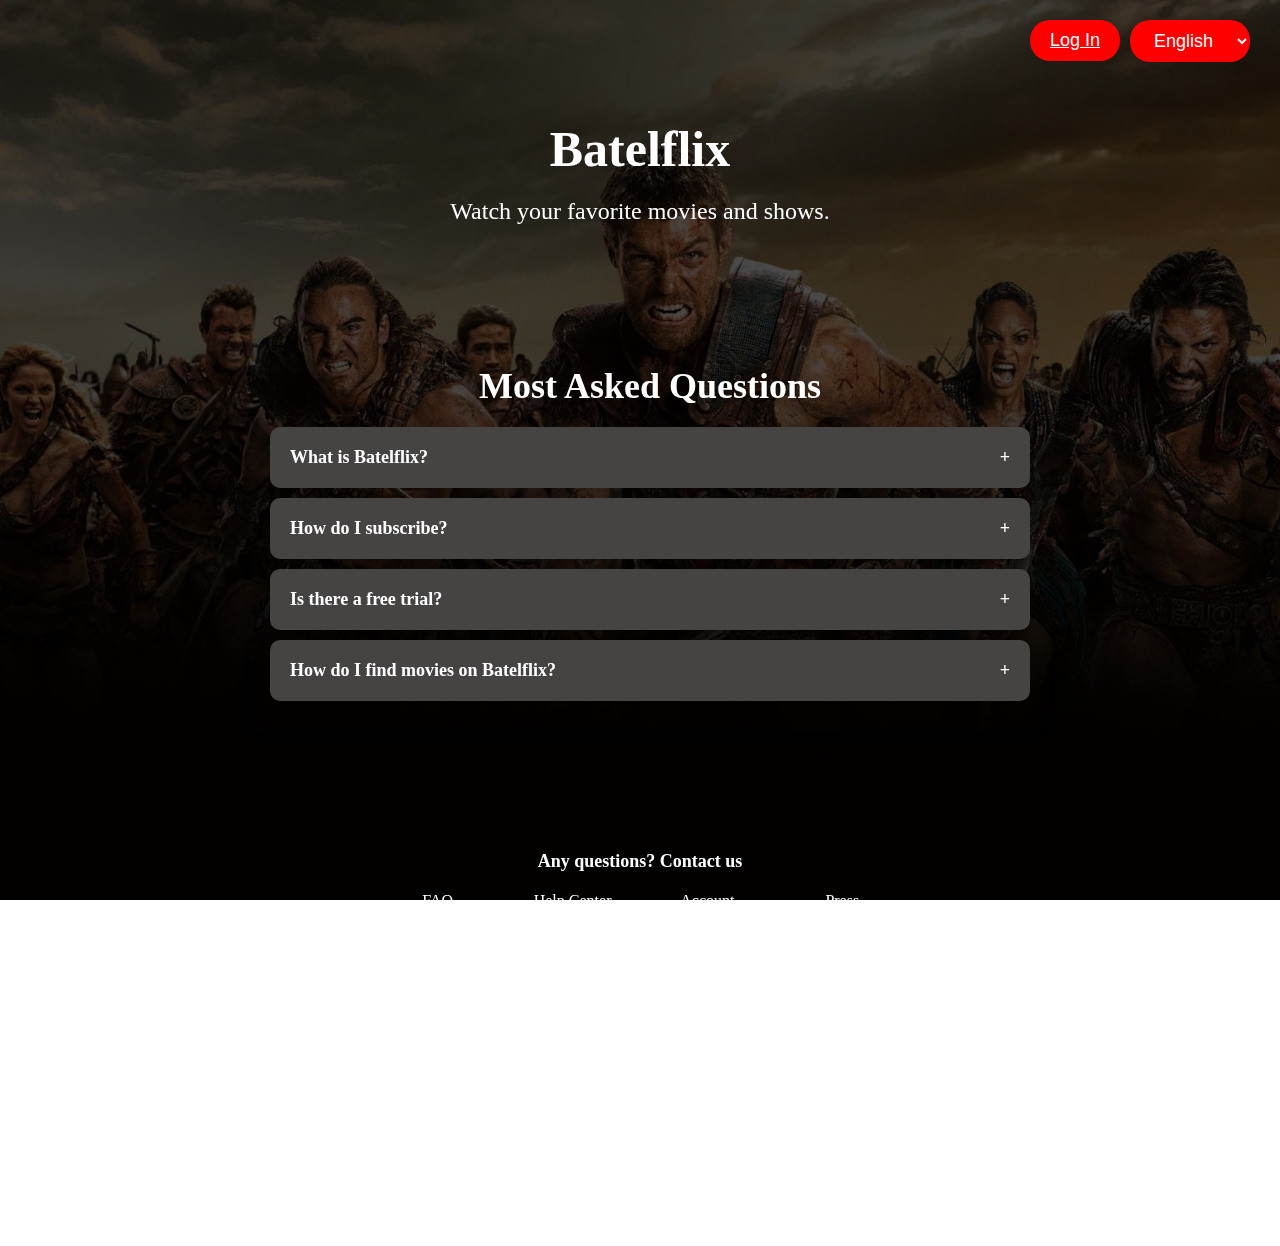
<file: html/index.html>
<!DOCTYPE html>
<html lang="en">
<head>
    <meta charset="UTF-8">
    <meta name="viewport" content="width=device-width, initial-scale=1.0">
    <title>Document</title>
    <link rel="stylesheet" href="../css/style.css"> 
    <link
    rel="stylesheet"
    href="https://cdnjs.cloudflare.com/ajax/libs/animate.css/4.1.1/animate.min.css"
  />
</head>
<body>
    <div class="background-image"></div>
    
    <div class="header">
        <button id="login-button"><a href="log.html">Log In</a></button>
        <div class="language-selector" id="language-select">
            <select>
                <option value="en">English</option>
                <option value="ar">Arabic</option>
                <option value="fr">French</option>
            </select>
        </div>
    </div>
    
    <div class="content">
        <h1  class="animate__animated animate__bounce"class="title">Batelflix</h1>
        <p  class="description">Watch your favorite movies and shows.</p>
    </div>

    <div class="profile-container">
        <h2>Most Asked Questions</h2>
        <div class="faq-item">
            <h4 id="what-is-batelflix">What is Batelflix? <span>+</span></h4>
            <div class="collapsible-content">
                <p>Batelflix is a streaming service where you can watch movies and TV shows. It offers a wide range of genres and content from various regions. With high-quality streaming and user-friendly features, it aims to provide an immersive entertainment experience.</p>
            </div>
        </div>
        <div class="faq-item">
            <h4 id="how-do-i-subscribe">How do I subscribe? <span>+</span></h4>
            <div class="collapsible-content">
                <p>You can subscribe by clicking the sign-up button on our homepage. Once there, follow the instructions to enter your payment details and select your plan. Subscription plans may include different features such as HD streaming, multiple screens, and exclusive content.</p>
            </div>
        </div>
        <div class="faq-item">
            <h4 id="is-there-a-free-trial">Is there a free trial? <span>+</span></h4>
            <div class="collapsible-content">
                <p>Yes, we offer a 30-day free trial for new users. During this period, you can explore all our features and content without any restrictions. After the trial ends, you will need to choose a subscription plan to continue accessing the service.</p>
            </div>
        </div>
        <div class="faq-item">
            <h4 id="how-do-i-find-movies">How do I find movies on Batelflix? <span>+</span></h4>
            <div class="collapsible-content">
                <p>Finding movies on Batelflix is easy with our advanced search and filtering options. You can use the search bar to look for specific titles or actors. Additionally, you can browse through categories like Action, Comedy, Drama, and more. Our recommendation engine also suggests movies based on your viewing history and preferences.</p>
            </div>
        </div>
    </div>

    <div class="footer">
        <div class="footer-content">
            <div class="footer-top">
                <h2><a href="../html/contact.html" data-footer-id="contact">Any questions? Contact us</a></h2>
                <div class="footer-links">
                    <a href="#" data-footer-id="faq">FAQ</a>
                    <a href="#" data-footer-id="help_center">Help Center</a>
                    <a href="#" data-footer-id="account">Account</a>
                    <a href="#" data-footer-id="press">Press</a>
                    <a href="#" data-footer-id="investors">Investor Relations</a>
                    <a href="#" data-footer-id="recruitment">Recruitment</a>
                    <a href="#" data-footer-id="playback">Playback Modes</a>
                    <a href="#" data-footer-id="terms">Terms of Use</a>
                    <a href="#" data-footer-id="privacy">Privacy</a>
                    <a href="#" data-footer-id="cookies">Cookie Preferences</a>
                    <a href="#" data-footer-id="legal">Legal Notices</a>
                    <a href="../html/contact.html" data-footer-id="contact_us">Contact Us</a>
                    <a href="#" data-footer-id="speed_test">Speed Test</a>
                    <a href="#" data-footer-id="legal_info">Legal Information</a>
                    <a href="#" data-footer-id="exclusive">Only on Batelflix</a>
                </div>
            </div> <br> <br> <br> <br>
            <div class="footer-bottom">
                <div class="footer-container">
                    <div class="footer-logo"><img src="../assets/google-play.png" alt="Logo 1"></div>
                    <div class="footer-logo"><img src="../assets/netflix.png" alt="Logo 2"></div>
                    <div class="footer-logo"><img src="../assets/download.jpg" alt="Logo 3"></div>
                    <div class="footer-logo"><img src="../assets/download.png" alt="Logo 4"></div>
                </div>
            </div>
        </div>
    </div> 

    <script src="../script/script.js"></script>
</body>
</html>
</file>
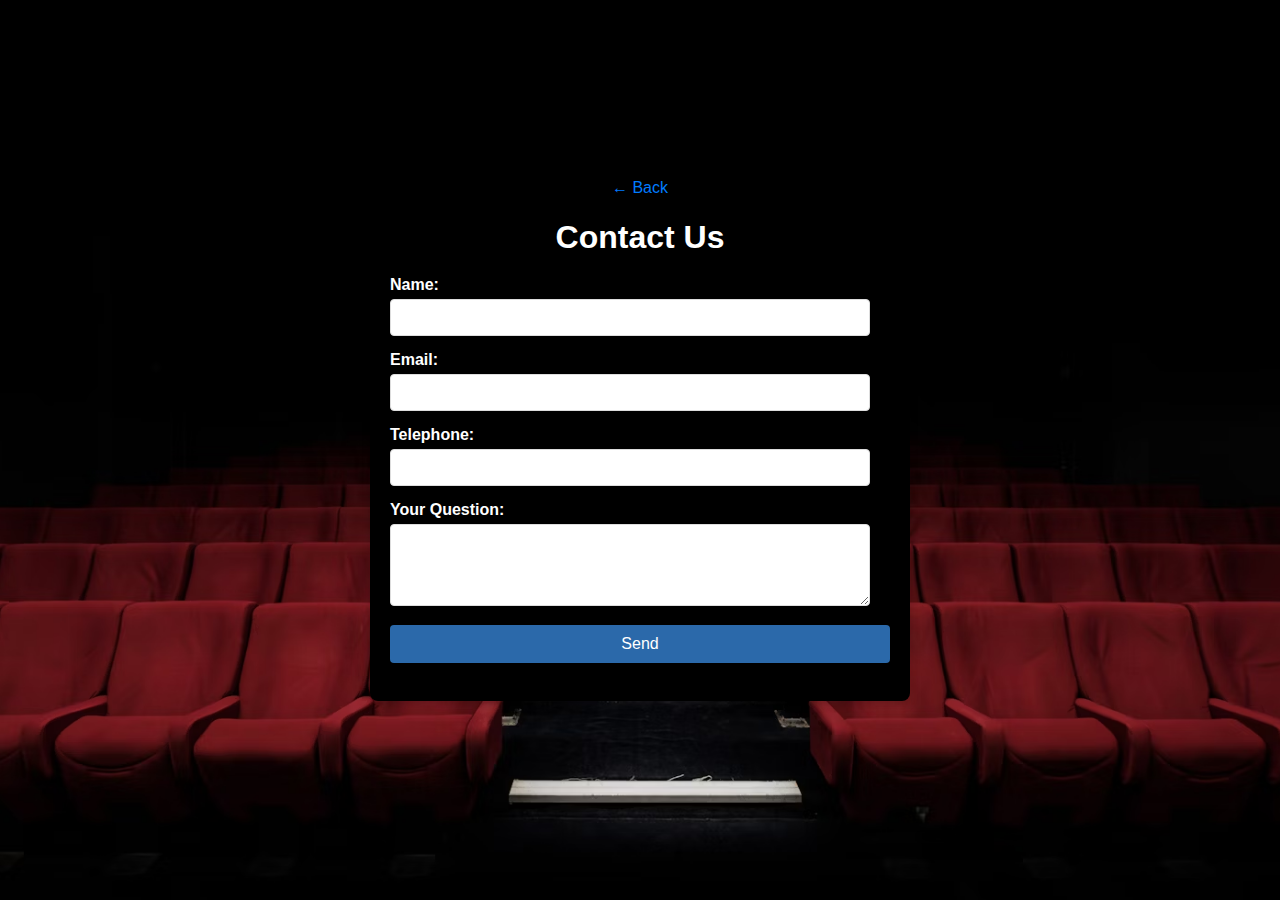
<file: html/contact.html>
<!DOCTYPE html>
<html lang="en">
<head>
    <meta charset="UTF-8">
    <meta name="viewport" content="width=device-width, initial-scale=1.0">
    <title>Contact Us</title>
    <link rel="stylesheet" href="../css/contact.css">
</head>
<body> 
    <div class="container">
        <a href="javascript:history.back()" class="back-button">← Back</a>
        <h1>Contact Us</h1>
        <form action="#" method="post">
            <div class="form-group">
                <label for="name">Name:</label>
                <input type="text" id="name" name="name" required>
            </div>
            <div class="form-group">
                <label for="email">Email:</label>
                <input type="email" id="email" name="email" required>
            </div>
            <div class="form-group">
                <label for="telephone">Telephone:</label>
                <input type="tel" id="telephone" name="telephone" required>
            </div>
            <div class="form-group">
                <label for="question">Your Question:</label>
                <textarea id="question" name="question" rows="4" required></textarea>
            </div>
            <button type="submit">Send</button>
        </form> <br>
    </div> 
   
</body>
</html>
</file>
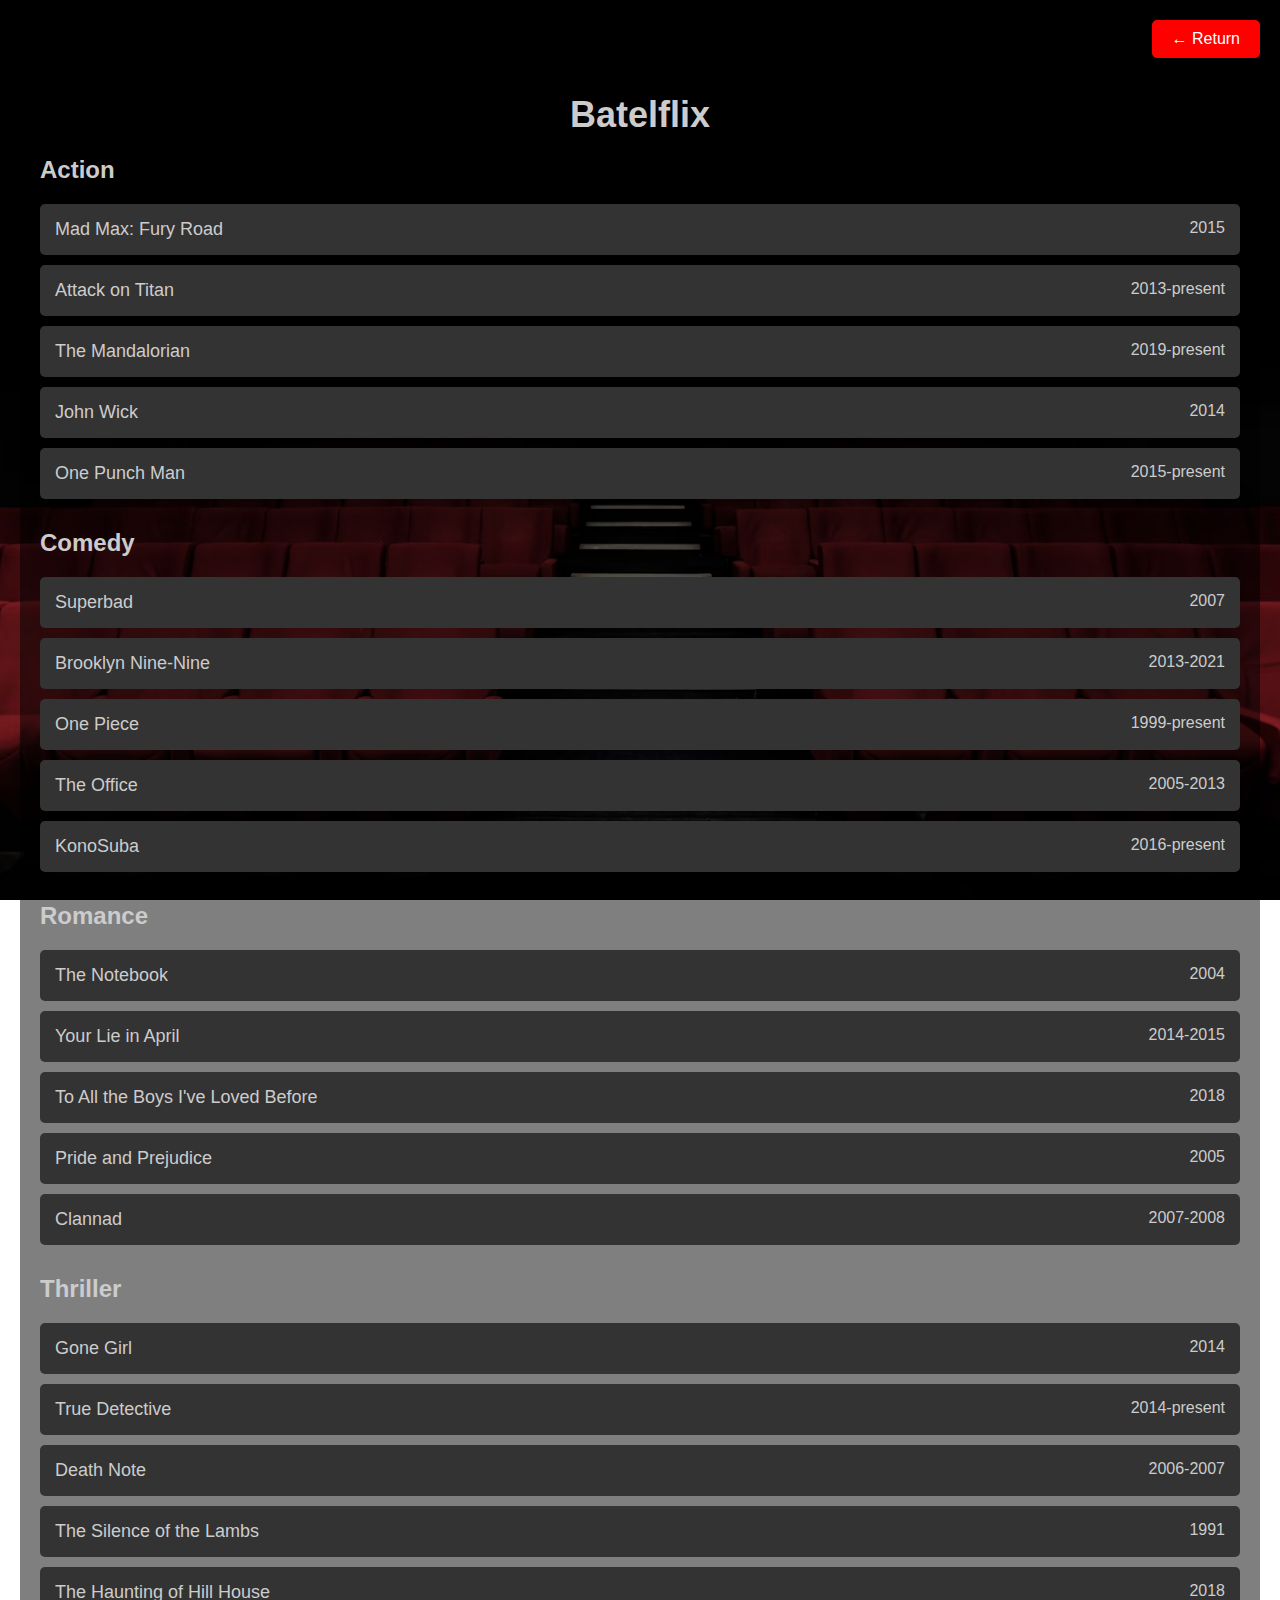
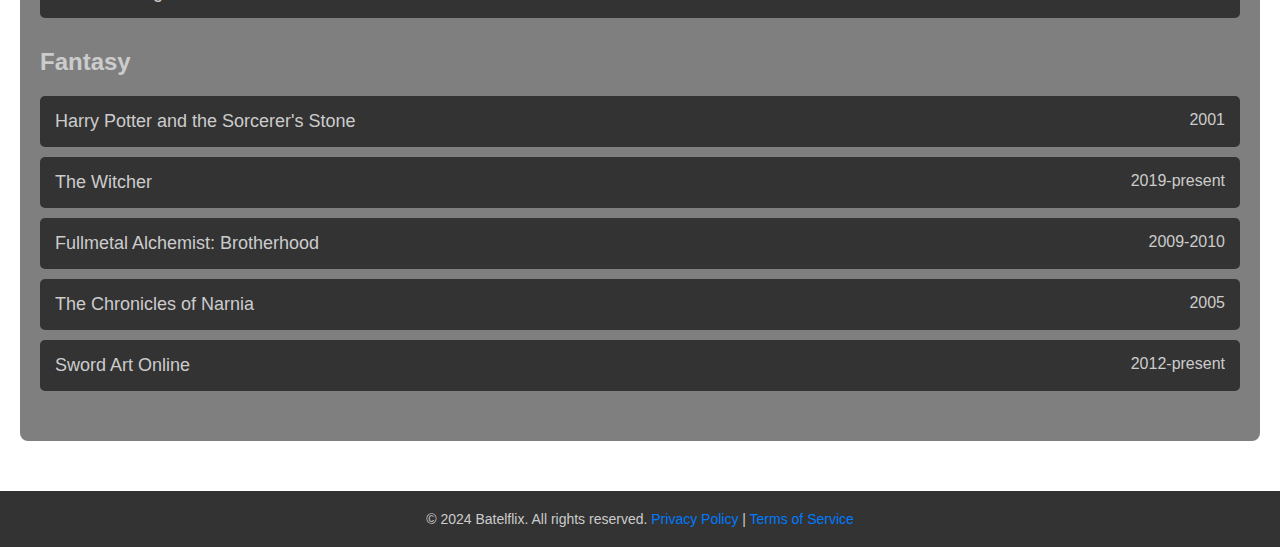
<file: html/genre.html>
<!DOCTYPE html>
<html lang="en">
<head>
    <meta charset="UTF-8">
    <meta name="viewport" content="width=device-width, initial-scale=1.0">
    <title>Genre - Batelflix</title>
    <link rel="stylesheet" href="../css/genre.css"> 
</head>
<body>
    <button class="return-button" onclick="window.history.back();">← Return</button>
    
    <div class="container">
        <h1>Batelflix</h1>
        
        <div class="genre-category">
            <h2>Action</h2>
            <ul class="genre-list">
                <li class="genre-item">
                    <span class="genre-title">Mad Max: Fury Road</span>
                    <span class="genre-year">2015</span>
                </li>
                <li class="genre-item">
                    <span class="genre-title">Attack on Titan</span>
                    <span class="genre-year">2013-present</span>
                </li>
                <li class="genre-item">
                    <span class="genre-title">The Mandalorian</span>
                    <span class="genre-year">2019-present</span>
                </li>
                <li class="genre-item">
                    <span class="genre-title">John Wick</span>
                    <span class="genre-year">2014</span>
                </li>
                <li class="genre-item">
                    <span class="genre-title">One Punch Man</span>
                    <span class="genre-year">2015-present</span>
                </li>
            </ul>
        </div>
        
        <div class="genre-category">
            <h2>Comedy</h2>
            <ul class="genre-list">
                <li class="genre-item">
                    <span class="genre-title">Superbad</span>
                    <span class="genre-year">2007</span>
                </li>
                <li class="genre-item">
                    <span class="genre-title">Brooklyn Nine-Nine</span>
                    <span class="genre-year">2013-2021</span>
                </li>
                <li class="genre-item">
                    <span class="genre-title">One Piece</span>
                    <span class="genre-year">1999-present</span>
                </li>
                <li class="genre-item">
                    <span class="genre-title">The Office</span>
                    <span class="genre-year">2005-2013</span>
                </li>
                <li class="genre-item">
                    <span class="genre-title">KonoSuba</span>
                    <span class="genre-year">2016-present</span>
                </li>
            </ul>
        </div>
        
        <div class="genre-category">
            <h2>Romance</h2>
            <ul class="genre-list">
                <li class="genre-item">
                    <span class="genre-title">The Notebook</span>
                    <span class="genre-year">2004</span>
                </li>
                <li class="genre-item">
                    <span class="genre-title">Your Lie in April</span>
                    <span class="genre-year">2014-2015</span>
                </li>
                <li class="genre-item">
                    <span class="genre-title">To All the Boys I've Loved Before</span>
                    <span class="genre-year">2018</span>
                </li>
                <li class="genre-item">
                    <span class="genre-title">Pride and Prejudice</span>
                    <span class="genre-year">2005</span>
                </li>
                <li class="genre-item">
                    <span class="genre-title">Clannad</span>
                    <span class="genre-year">2007-2008</span>
                </li>
            </ul>
        </div>
        
        <div class="genre-category">
            <h2>Thriller</h2>
            <ul class="genre-list">
                <li class="genre-item">
                    <span class="genre-title">Gone Girl</span>
                    <span class="genre-year">2014</span>
                </li>
                <li class="genre-item">
                    <span class="genre-title">True Detective</span>
                    <span class="genre-year">2014-present</span>
                </li>
                <li class="genre-item">
                    <span class="genre-title">Death Note</span>
                    <span class="genre-year">2006-2007</span>
                </li>
                <li class="genre-item">
                    <span class="genre-title">The Silence of the Lambs</span>
                    <span class="genre-year">1991</span>
                </li>
                <li class="genre-item">
                    <span class="genre-title">The Haunting of Hill House</span>
                    <span class="genre-year">2018</span>
                </li>
            </ul>
        </div>
        
        <div class="genre-category">
            <h2>Fantasy</h2>
            <ul class="genre-list">
                <li class="genre-item">
                    <span class="genre-title">Harry Potter and the Sorcerer's Stone</span>
                    <span class="genre-year">2001</span>
                </li>
                <li class="genre-item">
                    <span class="genre-title">The Witcher</span>
                    <span class="genre-year">2019-present</span>
                </li>
                <li class="genre-item">
                    <span class="genre-title">Fullmetal Alchemist: Brotherhood</span>
                    <span class="genre-year">2009-2010</span>
                </li>
                <li class="genre-item">
                    <span class="genre-title">The Chronicles of Narnia</span>
                    <span class="genre-year">2005</span>
                </li>
                <li class="genre-item">
                    <span class="genre-title">Sword Art Online</span>
                    <span class="genre-year">2012-present</span>
                </li>
            </ul>
        </div>
    </div>
    
    <footer>
        <p>&copy; 2024 Batelflix. All rights reserved. <a href="#">Privacy Policy</a> | <a href="#">Terms of Service</a></p>
    </footer>
</body>
</html>
</file>
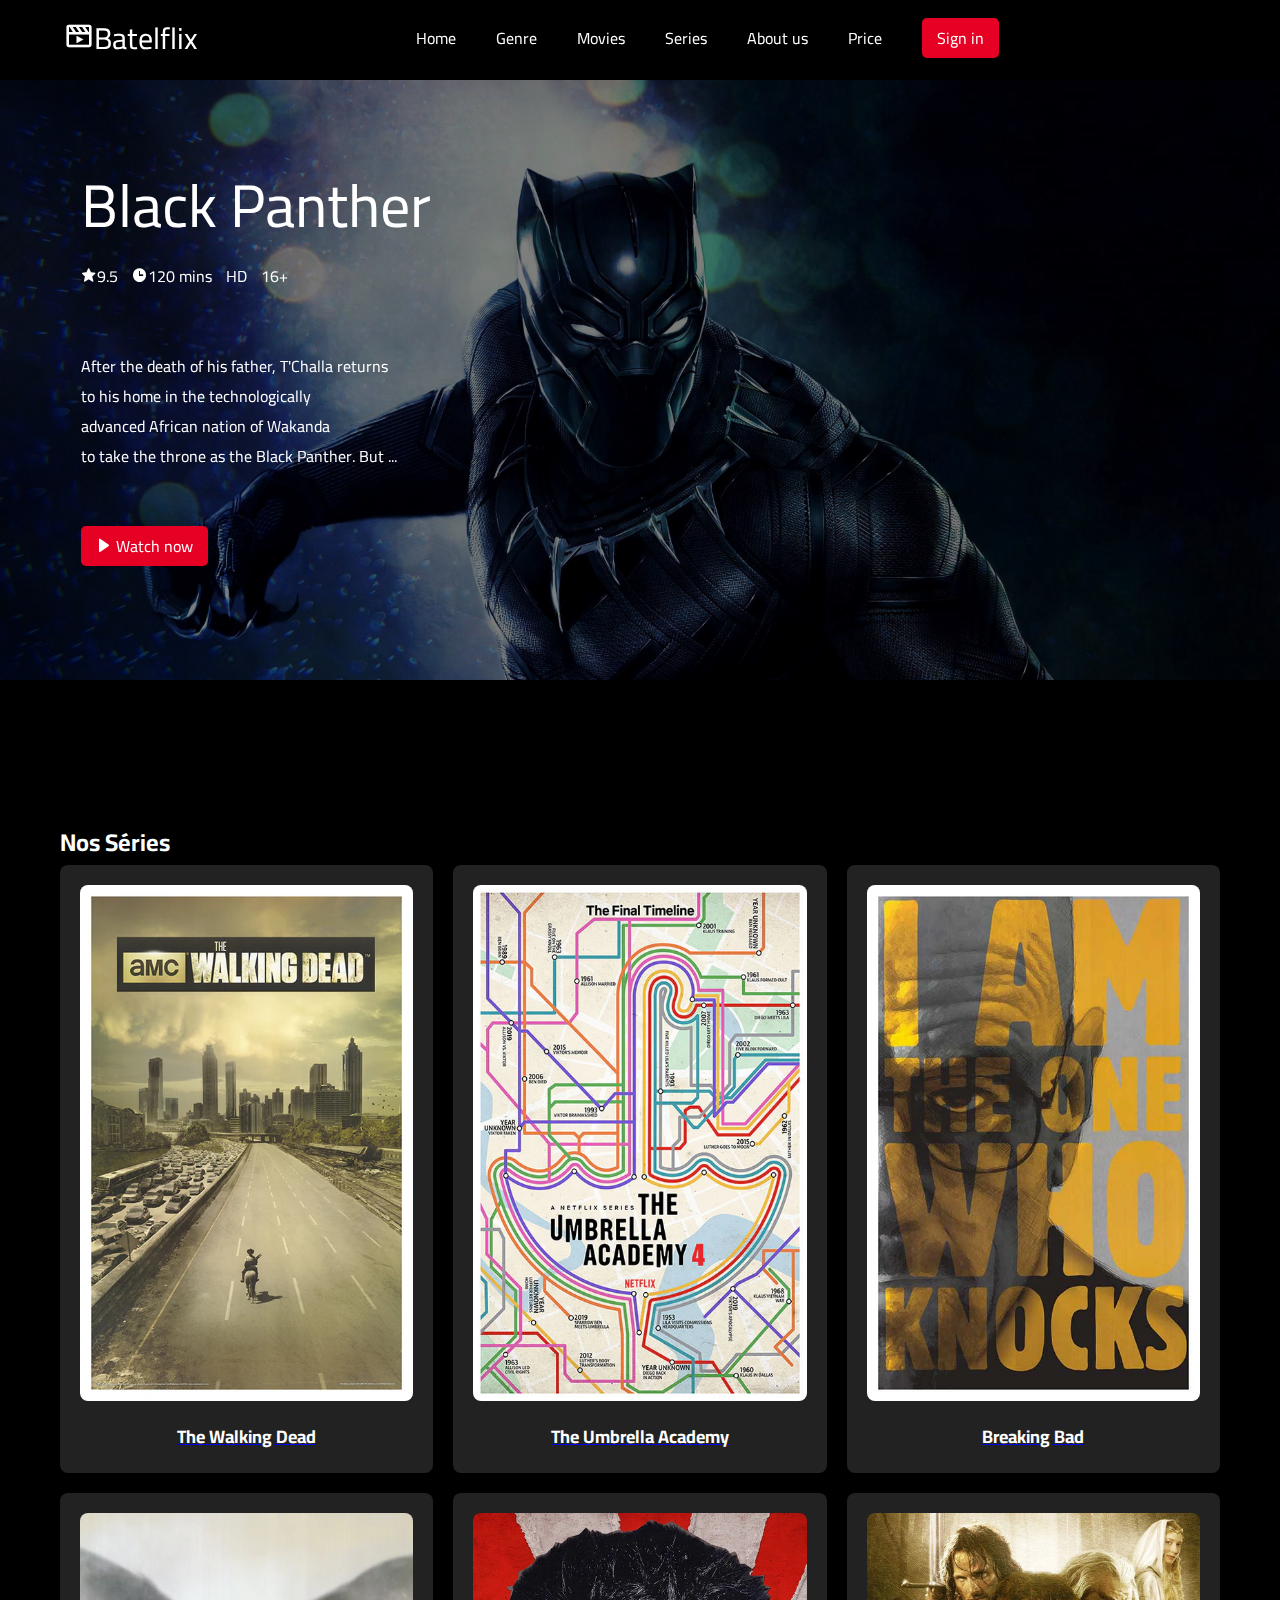
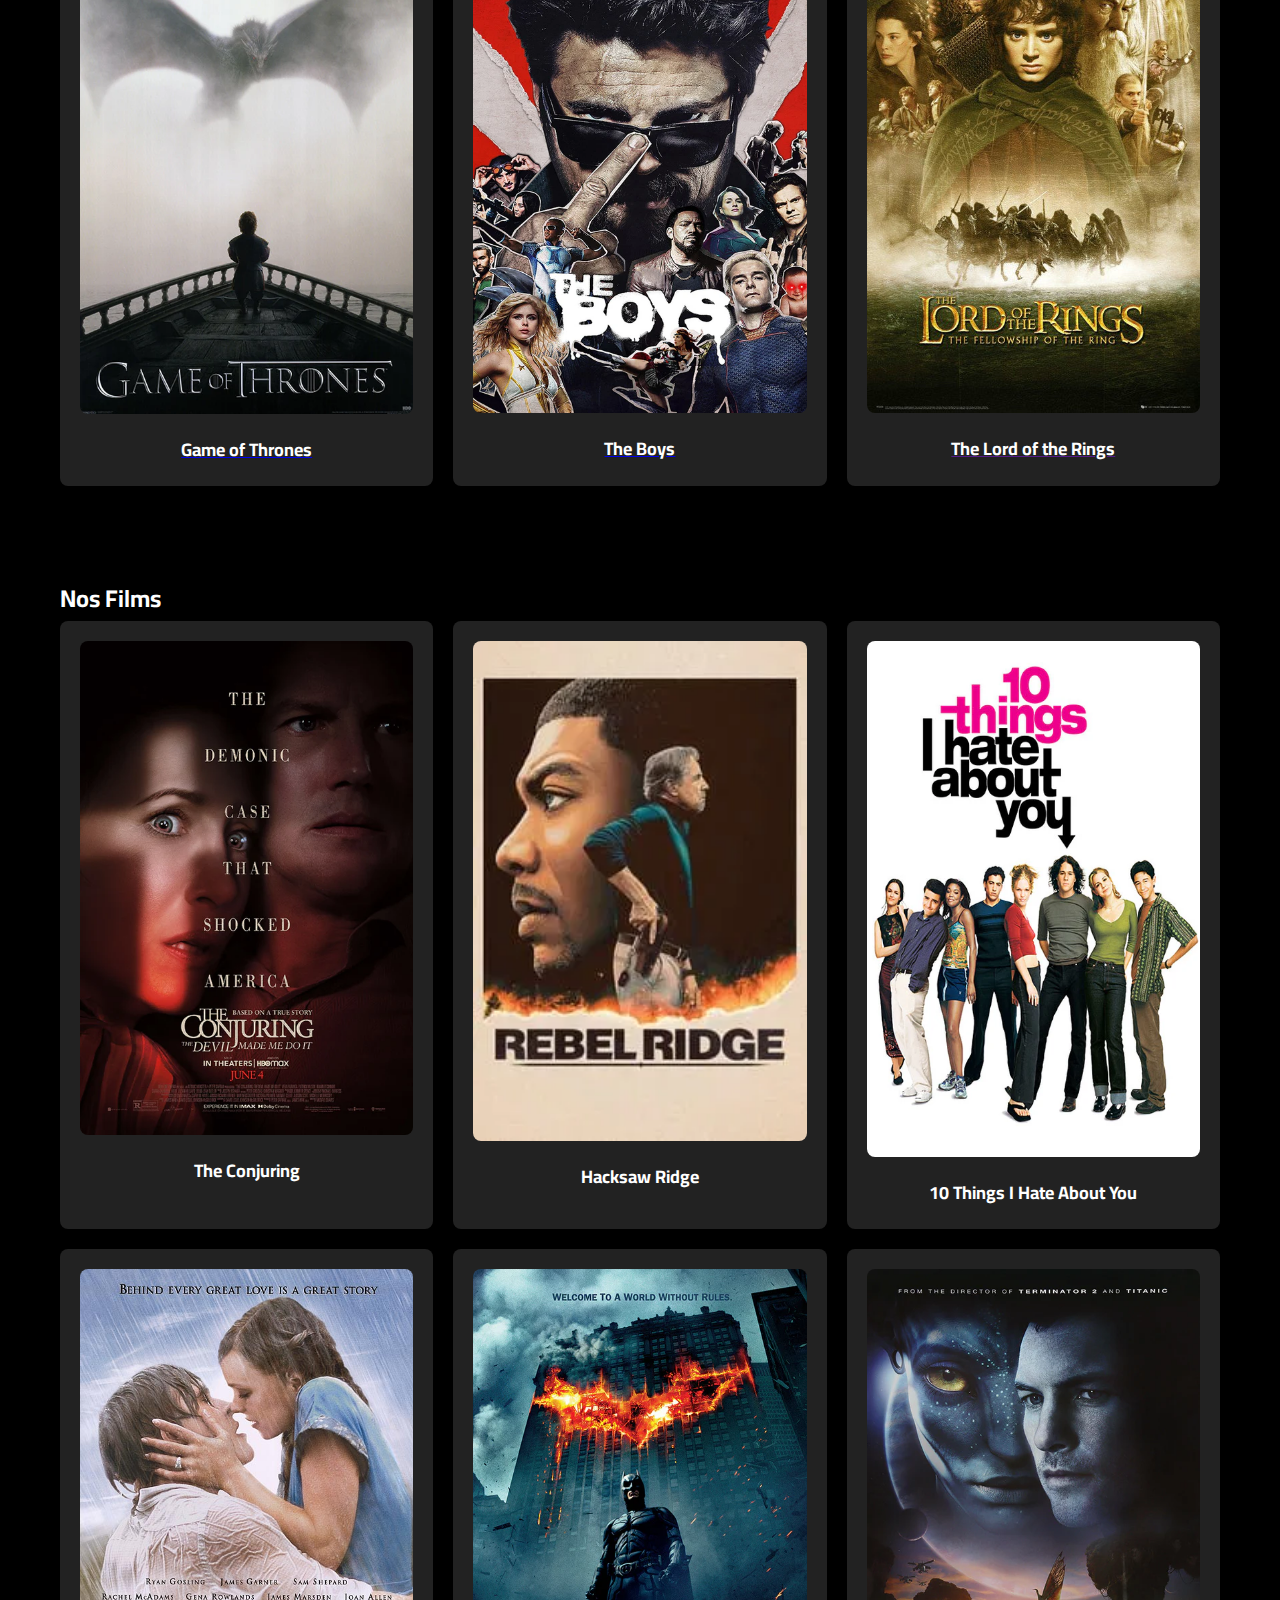
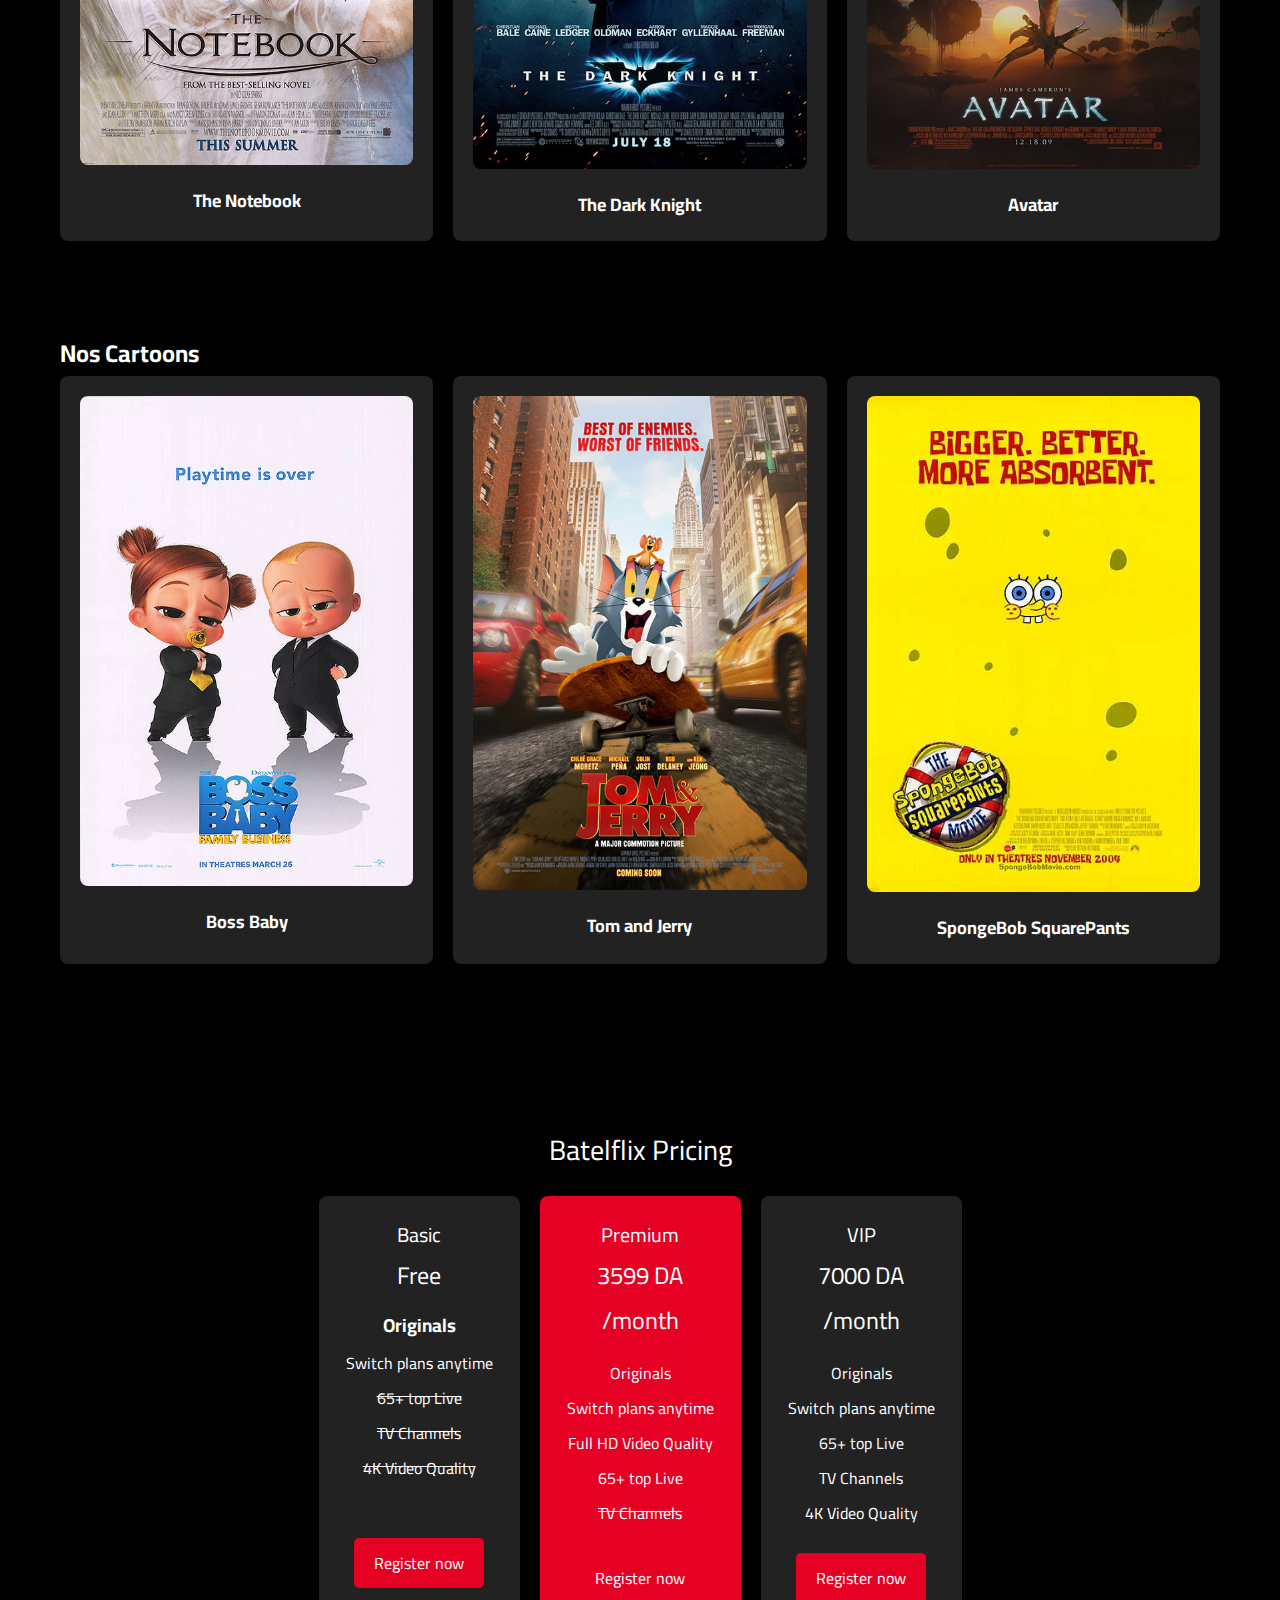
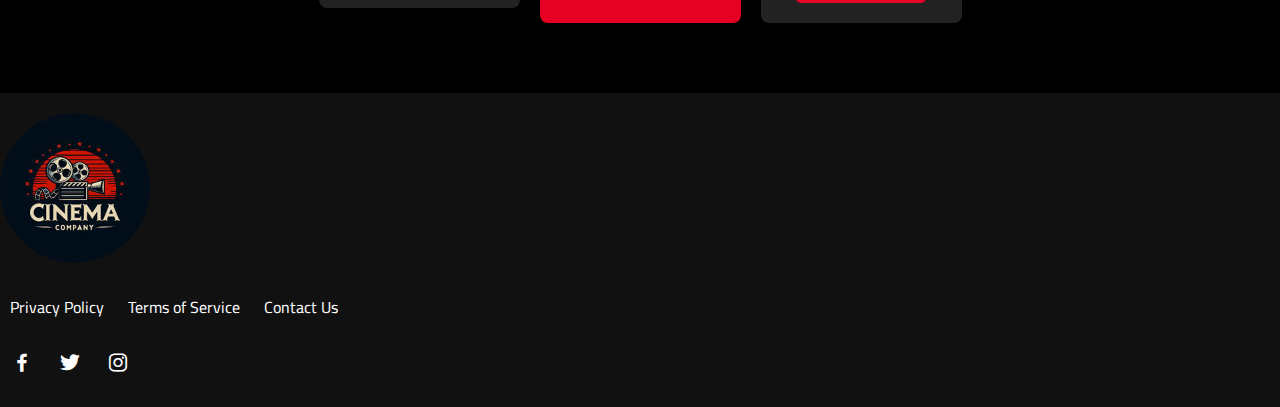
<file: html/home.html>
<!DOCTYPE html>
<html lang="en">

<head>
    <meta charset="UTF-8">
    <link rel="shortcut icon" type="x-icon" href="./images/movie-logo.png">
    <meta http-equiv="X-UA-Compatible" content="IE=edge">
    <meta name="viewport" content="width=device-width, initial-scale=1.0">
    <title>Batelflix</title>
    <!-- GOOGLE FONTS -->
    <link rel="preconnect" href="https://fonts.gstatic.com">
    <link href="https://fonts.googleapis.com/css2?family=Cairo:wght@200;300;400;600;700;900&display=swap" rel="stylesheet">
    <!-- OWL CAROUSEL -->
    <link rel="stylesheet" href="https://cdnjs.cloudflare.com/ajax/libs/OwlCarousel2/2.3.4/assets/owl.carousel.min.css">
    <!-- BOX ICONS -->
    <link href='https://unpkg.com/boxicons@2.0.7/css/boxicons.min.css' rel='stylesheet'>
    <!-- APP CSS -->
    <link rel="stylesheet" href="../css/home.css">
</head>

<body>
    <!-- NAV -->
    <div class="nav-wrapper">
        <div class="container-one">
            <div class="nav">
                <a href="#" class="logo">
                    <i class='bx bx-movie-play bx-tada main-color'></i>Batelflix
                </a>
                <ul class="nav-menu" id="nav-menu">
                    <li><a href="../html/index.html">Home</a></li>
                    <li><a href="../html/genre.html">Genre</a></li>
                    <li><a href="#movies">Movies</a></li>
                    <li><a href="#series">Series</a></li>
                    <li><a href="#">About us</a></li>
                    <li> <a href="#pricing">Price</a></li>
                    <li><a href="../html/log.html" class="btn btn-hover">Sign in</a></li>
                </ul>
                <div class="hamburger-menu" id="hamburger-menu">
                    <div class="hamburger"></div>
                </div>
            </div>
        </div>
    </div>

    <div class="main-section">
        <div class="slide-section">
            <div class="owl-carousel carousel-nav-center" id="movie-carousel">
                <div class="slide-item">
                    <img src="../assets/black-panther.png" alt="Movie Background 1">
                    <div class="overlay"></div>
                    <div class="slide-item-content">
                        <div class="content-wrapper">
                            <div class="content-title top-down">Black Panther</div>
                            <div class="movie-details top-down delay-2">
                                <div class="movie-detail"><i class="bx bxs-star"></i><span>9.5</span></div>
                                <div class="movie-detail"><i class="bx bxs-time"></i><span>120 mins</span></div>
                                <div class="movie-detail"><span>HD</span></div>
                                <div class="movie-detail"><span>16+</span></div>
                            </div>
                            <div class="content-description top-down delay-4">
                                After the death of his father, T'Challa returns <br> to his home in the technologically <br>advanced African nation of Wakanda <br> to take the throne as the Black Panther. But ...
                            </div> <br><br>
                            <div class="content-action top-down delay-6">
                                <a href="#" class="btn btn-hover"><i class="bx bxs-right-arrow"></i> Watch now</a>
                            </div>
                        </div>
                    </div>
                </div>
    
                <div class="slide-item">
                    <img src="../assets/John wick.jpg" alt="Movie Background 2">
                    <div class="overlay"></div>
                    <div class="slide-item-content">
                        <div class="content-wrapper">
                            <div class="content-title top-down">John wick</div>
                            <div class="movie-details top-down delay-2">
                                <div class="movie-detail"><i class="bx bxs-star"></i><span>8.0</span></div>
                                <div class="movie-detail"><i class="bx bxs-time"></i><span>122 mins</span></div>
                                <div class="movie-detail"><span>HD</span></div>
                                <div class="movie-detail"><span>18+</span></div>
                            </div>
                            <div class="content-description top-down delay-4">
                                After the untimely death of his beloved wife, John Wick, <br> a retired hitman, is forced back into the criminal <br> underworld he left behind. Driven by revenge, <br> he sets out on a relentless quest to seek <br> justice for the wrongs done to him.As he faces off against... 
                            </div> <br><br>
                            <div class="content-action top-down delay-6">
                                <a href="#" class="btn btn-hover"><i class="bx bxs-right-arrow"></i> Watch now</a>
                            </div>
                        </div>
                    </div>
                </div>
    
                <div class="slide-item">
                    <img src="../assets/GATG vol3.jpg" alt="Movie Background 3">
                    <div class="overlay"></div>
                    <div class="slide-item-content">
                        <div class="content-wrapper">
                            <div class="content-title top-down">GATG vol3</div>
                            <div class="movie-details top-down delay-2">
                                <div class="movie-detail"><i class="bx bxs-star"></i><span>9.3</span></div>
                                <div class="movie-detail"><i class="bx bxs-time"></i><span>148 mins</span></div>
                                <div class="movie-detail"><span>HD</span></div>
                                <div class="movie-detail"><span>13+</span></div>
                            </div>
                            <div class="content-description top-down delay-4">
                                In this epic conclusion to the Guardians of the Galaxy <br>trilogy, the  team embarks on their most challenging <br>mission yet.As they face their most  formidable foes,<br> they must confront their own personal demons and <br>unravel mysteries from their past...
                            </div> <br><br>
                            <div class="content-action top-down delay-6">
                                <a href="#" class="btn btn-hover"><i class="bx bxs-right-arrow"></i> Watch now</a>
                            </div>
                        </div>
                    </div>
                </div>
            </div>
        </div>
    </div>
    

    
    
     <!-- MOVIES AND SERIES GRID -->
<div class="container-two">
    <div id="series"class="section">
        <h2 >Nos Séries</h2>
        <div class="grid">
            <div class="grid-item">
               <a href="https://ww7.solarmovie.to/movie/the-walking-dead-dead-city-season-1-1630855329.html#play-btn"> <img src="../assets/walking dead.webp" alt="The Walking Dead">
                <h3>The Walking Dead</h3></a>
            </div>
            <div class="grid-item">
                <a href="https://ww7.solarmovie.to/movie/the-umbrella-academy-season-1-28003.html#play-btn"><img src="../assets/TUA.webp" alt="The Umbrella Academy">
                <h3>The Umbrella Academy</h3></a>
            </div>
            <div class="grid-item">
                <a href="https://ww7.solarmovie.to/movie/breaking-bad-season-3-3234.html#play-btn"><img src="../assets/breaking bad.webp" alt="Breaking Bad">
                <h3>Breaking Bad</h3></a>
            </div>
            <div class="grid-item">
                <a href="https://ww7.solarmovie.to/movie/game-of-thrones-season-1-1620.html"><img src="../assets/game of thrones.webp" alt="Game of Thrones">
                <h3>Game of Thrones</h3></a>
            </div>
            <div class="grid-item">
                <a href="https://ww7.solarmovie.to/movie/the-boys-season-4-1630857162.html#play-btn"><img src="../assets/THE BOYS.webp" alt="The Boys">
                <h3>The Boys</h3></a>
            </div>
            <div class="grid-item">
                <a href=""><img src="../assets/THE lord.jpg" alt="The Lord of the Rings">
                <h3>The Lord of the Rings</h3></a>
            </div>
        </div>
    </div>

    <div class="section">
        <h2 id="movies">Nos Films</h2>
        <div class="grid">
            <div class="grid-item">
                <img src="../assets/the-conjuring-the-devil-made-me-do-it_na0ggcqf_480x.progressive.webp" alt="The Conjuring">
                <h3>The Conjuring</h3>
            </div>
            <div class="grid-item">
                <img src="../assets/raebel ridge.webp" alt="Hacksaw Ridge">
                <h3>Hacksaw Ridge</h3>
            </div>
            <div class="grid-item">
                <img src="../assets/10thingsihateaboutyou.webp" alt="10 Things I Hate About You">
                <h3>10 Things I Hate About You</h3>
            </div>
            <div class="grid-item">
                <img src="../assets/notebook.jpg" alt="The Notebook">
                <h3>The Notebook</h3>
            </div>
            <div class="grid-item">
                <img src="../assets/dark knight.webp" alt="The Dark Knight">
                <h3>The Dark Knight</h3>
            </div>
            <div class="grid-item">
                <img src="../assets/avatar.webp" alt="Avatar">
                <h3>Avatar</h3>
            </div>
        </div>
    </div>

    <div class="section">
        <h2>Nos Cartoons</h2>
        <div class="grid">
            <div class="grid-item">
                <img src="../assets/boss baby.webp" alt="Boss Baby">
                <h3>Boss Baby</h3>
            </div>
            <div class="grid-item">
                <img src="../assets/tom-and-jerry.webp" alt="Tom and Jerry">
                <h3>Tom and Jerry</h3>
            </div>
            <div class="grid-item">
                <img src="../assets/spongbob.jpg" alt="SpongeBob SquarePants">
                <h3>SpongeBob SquarePants</h3>
            </div>
        </div>
    </div>
</div>

    
    <!-- PRICING SECTION -->
<div  id="pricing" class="section">
    <div class="container_three">
        <div class="pricing">
            <div  class="pricing-header">Batelflix Pricing</div>
            <div class="pricing-list">
                <div class="col-4">
                    <div class="pricing-box">
                        <div class="pricing-box-header">
                            <div class="pricing-name">Basic</div>
                            <div class="pricing-price"> Free</div>
                        </div>
                        <div class="pricing-box-content">
                            <h3> Originals</h3>
                            <p>Switch plans anytime</p>
                            <p><del>65+ top Live</del></p>
                            <p><del>TV Channels</del></p>
                            <p><del>4K Video Quality</del></p>
                        </div> <br> 
                        <div class="pricing-box-action">
                            <a href="#" class="btn btn-hover">Register now</a>
                        </div>
                    </div>
                </div>
                <div class="col-4">
                    <div class="pricing-box highlight">
                        <div class="pricing-box-header">
                            <div class="pricing-name">Premium</div>
                            <div class="pricing-price">3599 DA <span>/month</span></div>
                        </div>
                        <div class="pricing-box-content">
                            <p>Originals</p>
                            <p>Switch plans anytime</p>
                            <p>Full HD Video Quality</p>
                            <p>65+ top Live</p>
                            <p><del>TV Channels</del></p>
                        </div>
                        <div class="pricing-box-action">
                            <a href="#" class="btn btn-hover"> Register now</a>
                        </div>
                    </div>
                </div>
                <div class="col-4">
                    <div class="pricing-box">
                        <div class="pricing-box-header">
                            <div class="pricing-name">VIP</div>
                            <div class="pricing-price">7000 DA <span>/month</span></div>
                        </div>
                        <div class="pricing-box-content">
                            <p>Originals</p>
                            <p>Switch plans anytime</p>
                            <p>65+ top Live</p>
                            <p>TV Channels</p>
                            <p>4K Video Quality</p>
                        </div> 
                        <div class="pricing-box-action">
                            <a href="#" class="btn btn-hover">Register now</a>
                        </div>
                    </div>
                </div>
            </div>
        </div>
    </div>
</div>


    <!-- FOOTER -->
    <footer>
        <div class="container-four">
            <div class="footer-logo">
                <img src="../assets/download1.jpg" alt="Batelflix Logo">
            </div>
            <div class="footer-links">
                <a href="#">Privacy Policy</a>
                <a href="#">Terms of Service</a>
                <a href="#">Contact Us</a>
            </div>
            <div class="footer-social">
                <a href="#"><i class='bx bxl-facebook'></i></a>
                <a href="#"><i class='bx bxl-twitter'></i></a>
                <a href="#"><i class='bx bxl-instagram'></i></a>
            </div>
        </div>
    </footer>

    <!-- SCRIPTS -->
    <script src="https://cdnjs.cloudflare.com/ajax/libs/jquery/3.6.0/jquery.min.js"></script>

    <script src="https://cdnjs.cloudflare.com/ajax/libs/OwlCarousel2/2.3.4/owl.carousel.min.js"></script>
    <script src="../script/home.js"></script>
</body>

</html>
</file>
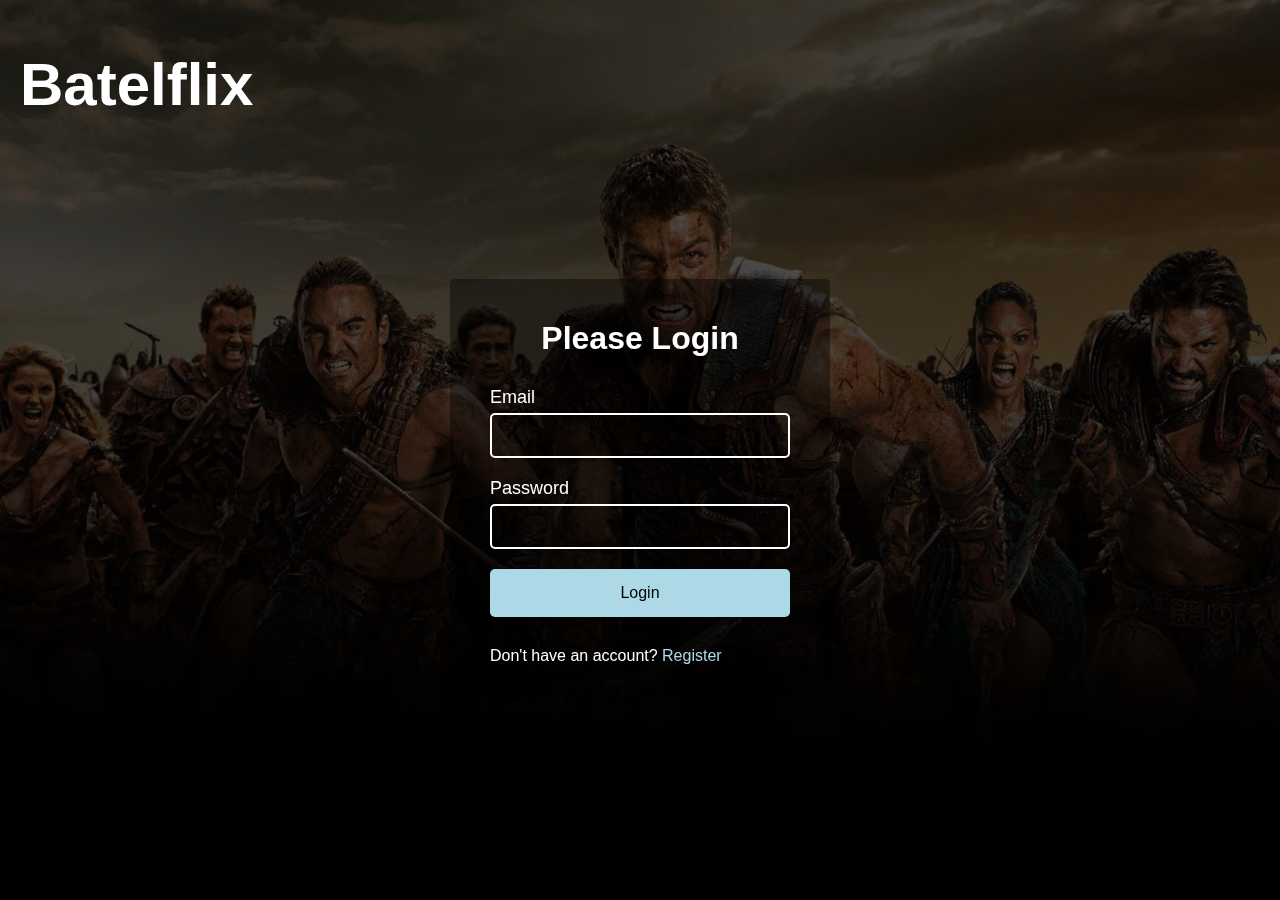
<file: html/log.html>
<!DOCTYPE html>
<html lang="en">
<head>
    <meta charset="UTF-8">
    <meta name="viewport" content="width=device-width, initial-scale=1.0">
    <link rel="stylesheet" href="../css/log.css"> <!-- Ensure path is correct -->
    <title>Login</title>
</head>
<body>
    <div class="background-image"></div>
    <div class="header">
        <h1>Batelflix</h1>
    </div>
    <div class="container">
        <h1 id="login-title">Please Login</h1> 
        <form id="loginForm">
            <div class="form-control">
                <label for="email" id="email-label">Email</label>
                <input type="email" id="email" required>
            </div>
            <div class="form-control">
                <label for="password" id="password-label">Password</label>
                <input type="password" id="password" required>
            </div>
            <button class="btn" type="submit">Login</button>
            <p class="text">Don't have an account? <a href="#">Register</a></p>
        </form>
        <div id="loading" class="loader"></div> <!-- Replaced with loader -->
        <p id="successMessage" class="success-text">You logged in successfully!</p>
    </div>
    
    <script src="../script/log.js"></script> <!-- Ensure path is correct -->
</body>
</html>
</file>
<file: css/style.css>
/* all */
* {
  padding: 0;
  margin: 0;
  box-sizing: border-box; 
  color: white;
}

html, body {
  height: 100%;
  overflow-x: hidden;
}

body {
  font-family: cursive;
  margin: 0;
}

.background-image {
  position: fixed;
  top: 0;
  left: 0;
  width: 100%;
  height: 100vh;
  background-image: url('../assets/movie-background-4saldhgir0h87q13.jpg'); 
  background-size: cover;
  background-position: center;
  background-repeat: no-repeat;
  filter: brightness(30%);
  z-index: -2;
}

.header {
  display: flex;
  justify-content: flex-end;
  align-items: center;
  padding: 20px;
  position: fixed;
  top: 0;
  right: 0;
  width: 100%;
  z-index: 1;
}

button {
  background-color: red;
  color: white;
  border: none;
  padding: 10px 20px;
  margin-right: 140px;
  cursor: pointer;
  font-size: 18px;
  border-radius: 20px;
}

button:hover {
  opacity: 0.8;
}

.language-selector {
  position: absolute;
  top: 20px;
  right: 30px;
  z-index: 2;
}

.language-selector select {
  background-color: red;
  color: white;
  border: none;
  padding: 10px 20px;
  border-radius: 20px;
  font-size: 18px;
}
h1 { 
  font-size: 50px;
}
.content {
  position: relative;
  z-index: 1;
  padding: 20px;
  text-align: center;
  margin-top: 100px;
}

.title {
  font-size: 60px;
  font-weight: bold;
  text-shadow: 2px 2px 5px black;
}

.description {
  font-size: 24px;
  margin-top: 20px;
}

.profile-container {
  position: relative;
  border-radius: 8px;
  box-shadow: 0 0 10px rgba(0, 0, 0, 0.1);
  max-width: 800px;
  width: 100%;
  margin-top: 100px;
  margin-left: 250px;
  padding: 20px;
  z-index: 1;
}

h2 {
  font-size: 36px;
  text-align: center;
  margin-bottom: 20px;
}

h4 {
  padding: 20px;
  margin: 10px 0;
  border-radius: 10px;
  background-color: rgb(70, 67, 67);
  display: flex;
  justify-content: space-between;
  align-items: center;
  font-size: 18px;
  cursor: pointer;
}

h4:hover {
  background-color: rgb(80, 75, 75);
}

.collapsible-content {
  display: none;
  padding: 20px;
  background-color: rgb(50, 48, 48);
  border-top: 1px solid #444;
  font-size: 16px;
}

.footer {
  display: flex;
  justify-content: center;
  padding: 20px;
  width: 100%;
  margin-top: 100px;
}

.footer-content {
  display: flex;
  flex-direction: column;
  align-items: center;
  width: 80%;
}

.footer-top {
  text-align: center;
  margin-bottom: 20px;
}

.footer-top h2 {
  font-size: 18px;
  margin-bottom: 20px;
}

.footer-top a {
  display: block;
  text-decoration: none;
  margin-bottom: 10px;
}

.footer-top a:hover {
  text-decoration: underline;
}

.footer-links {
  display: grid;
  grid-template-columns: repeat(4, 1fr);
  gap: 10px;
  max-width: 800px;
  margin: 0 auto;
}

.footer-bottom {
  display: flex;
  justify-content: center;
  width: 100%;
}

.footer-container {
  display: flex;
  flex-wrap: wrap;
  gap: 20px;
  justify-content: center;
}

.footer-logo {
  width: 100px;
  height: 100px;
  border-radius: 50%;
  display: flex;
  justify-content: center;
  align-items: center;
  overflow: hidden;
}

.footer-logo img {
  width: 100%;
  height: auto;
}
</file>
<file: css/contact.css>
body {
    font-family: Arial, sans-serif;
    background: url('../assets/photo-1489599849927-2ee91cede3ba.avif') no-repeat center center fixed ;
    background-size: cover;
    margin: 0;
    padding: 0;
    display: flex;
    justify-content: center;
    align-items: center;
    height: 100vh;
}

.container {
    background-color: black;
    padding: 20px;
    border-radius: 8px;
    box-shadow: 0 4px 8px rgba(0, 0, 0, 0.2);
    max-width: 500px;
    width: 100%;
    animation: fadeIn 1s ease-in-out;
    transform: translateY(-20px);
    transition: transform 0.3s ease;
    color: white;
}

.container:hover {
    transform: translateY(0);
}

h1 {
    text-align: center;
    margin-bottom: 20px;
}

.form-group {
    margin-bottom: 15px;
    animation: fadeIn 1s ease-in-out;
}

label {
    display: block;
    font-weight: bold;
    margin-bottom: 5px;
}

input, textarea {
    width: calc(100% - 20px);
    padding: 10px;
    border: 1px solid #ddd;
    border-radius: 4px;
    box-sizing: border-box;
}

button {
    width: 100%;
    padding: 10px;
    background-color: #2b69aa;
    color: #fff;
    border: none;
    border-radius: 4px;
    font-size: 16px;
    cursor: pointer;
    transition: background-color 0.3s ease;
}

button:hover {
    background-color: #0056b3;
}

.back-button {
    display: block;
    margin-bottom: 20px;
    text-align: center;
    text-decoration: none;
    color: #007bff;
    font-size: 16px;
    transition: color 0.3s ease;
}

.back-button:hover {
    color: #0056b3;
}

@keyframes fadeIn {
    from { opacity: 0; }
    to { opacity: 1; }
}
</file>
<file: css/genre.css>
/* Background Image and Layout Styling */
body {
    margin: 0;
    font-family: 'Cairo', sans-serif;
    background: url('../assets/photo-1489599849927-2ee91cede3ba.avif') no-repeat center center fixed ;
    background-size: cover;
    color: #ccc;
}

.container {
    padding: 20px;
    border-radius: 8px;
    max-width: 1200px;
    margin: 50px auto;
    background: rgba(0, 0, 0, 0.5); 
}

h1 {
    font-size: 36px;
    margin-bottom: 20px;
    text-align: center;
}

.genre-category {
    margin-bottom: 30px;
}

.genre-list {
    list-style: none;
    padding: 0;
    margin: 0;
}

.genre-item {
    background: #333;
    padding: 15px;
    border-radius: 5px;
    margin-bottom: 10px;
    display: flex;
    justify-content: space-between;
}

.genre-title {
    font-size: 18px;
}

.genre-year {
    font-size: 16px;
    color: #ccc;
}

.return-button {
    position: fixed;
    top: 20px;
    right: 20px;
    background-color: red;
    color: #fff;
    border: none;
    padding: 10px 20px;
    border-radius: 5px;
    font-size: 16px;
    cursor: pointer;
    z-index: 1000;
    transition: background-color 0.3s ease;
}

.return-button:hover {
    background-color: #0056b3;
}

footer {
    background-color: #333;
    color: #fff;
    text-align: center;
    padding: 20px;
    margin-top: auto;
}

footer p {
    margin: 0;
    font-size: 14px;
    color: #ccc;
}

footer a {
    color: #007bff;
    text-decoration: none;
}

footer a:hover {
    text-decoration: underline;
}
</file>
<file: css/home.css>
/* General Styles */
* { 
    margin: 0;
    padding: 0;
}
body {
    font-family: 'Cairo', sans-serif;
    color: #fff;
    background: #000;
}

.container-one {
    height: 10px;
    width: 90%;
    margin: 0 auto; 
}

/* NAV */
.nav-wrapper {
    background: rgba(0, 0, 0, 0.8);
    position: fixed;
    width: 100%;
    top: 0;
    z-index: 1000;
    height: 10px;
}

.nav {
    display: flex;
    justify-content: space-between;
    align-items: center;
    padding: 10px 0;
    
}

.logo {
    font-size: 30px;
    color: #fff;
    text-decoration: none;
}

.nav-menu {
    list-style: none;
    display: flex;
    gap: 40px;
 
}

.nav-menu li {
    display: inline;
}

.nav-menu a {
    color: #fff;
    text-decoration: none;
    font-size: 16px;
}

.btn-hover {
    background: #e60023;
    padding: 5px 15px;
    border-radius: 5px;
    color: #fff;
    text-decoration: none;
    transition: background 0.3s;
}

.btn-hover:hover {
    background: #c4001d;

}

/* section 1 */
.main-section { 
    margin-top: 80px;
    position: relative;
    height: 600px;
    overflow: hidden;
    
}

.slide-item {
    position: relative;
    width: 100%;
    height: 100%;
}

.slide-item img {
    width: 100%;
    height: auto;
}

.overlay {
    position: absolute;
    top: 0;
    left: 0;
    width: 100%;
    height: 100%;
    background: rgba(0, 0, 0, 0.5);
    z-index: 1; /* Place the overlay below the content */
}

.slide-item-content {
    position: absolute;
    top: 30%; /* Center vertically */
    left: 20%; /* Center horizontally */
    transform: translate(-50%, -50%); /* Adjust for exact center */
    color: #fff;
    z-index: 2; /* Ensure the content is above the overlay */
    max-width: 80%; /* Prevent content from overflowing */
}

.content-wrapper {
    animation: fadeIn 1s ease-in-out;
}

@keyframes fadeIn {
    from { opacity: 0; }
    to { opacity: 1; }
}

.content-title {
    font-size: 60px;
    margin-top: 70px;
}

.movie-details {
    margin-bottom: 60px;
}

.movie-detail {
    display: inline-block;
    margin-right: 10px;
}
.movie
/* Grid Section */
.section {
    margin: 50px 0;
}

.container-two {
    max-width: 1200px;
    margin: 0 auto;
    padding: 20px;
    margin-top: 50px;
}

.section {
    margin: 50px 0;
}

.grid {
    display: grid;
    grid-template-columns: repeat(3, 1fr);
    gap: 20px;
}

.grid-item {
    text-align: center;
    background: #222;
    padding: 20px;
    border-radius: 8px;
}

.grid-item img {
    width: 100%;
    height: auto;
    border-radius: 8px;
    transition: transform 0.3s ease;
}

.grid-item img:hover {
    transform: scale(1.05);
}

.grid-item h3 {
    margin-top: 10px;
    font-size: 18px;
    color: #fff;
}

/* Pricing Section */
.section {
    padding: 20px;
}

.container_three {
    display: flex;
    justify-content: center; /* Center the content */
}

.pricing {
    text-align: center;
}

.pricing-header {
    font-size: 28px;
    margin-bottom: 20px;
}

.pricing-list {
    display: flex;
    gap: 20px; /* Space between columns */
}

.col-4 {
    flex: 1; /* Ensure all columns are equal width */
    max-width: 300px; /* Optional: Limit maximum width of each column */
    display: flex; /* Use flexbox */
    flex-direction: column; /* Stack children vertically */
}

.pricing-box {
    background: #222;
    padding: 20px;
    border-radius: 8px;
    display: flex; /* Use flexbox */
    flex-direction: column; /* Stack children vertically */
    justify-content: space-between; /* Distribute space between children */
}

.pricing-box.highlight {
    background: #e60023;
}

.pricing-box-header {
    margin-bottom: 10px;
}

.pricing-name {
    font-size: 20px;
}

.pricing-price {
    font-size: 24px;
}

.pricing-box-content p {
    margin: 5px 0;
}

.pricing-box-action a {
    margin-top: 20px;
    display: inline-block; /* Ensure button width is only as wide as content */
    padding: 10px 20px; /* Adjust button padding as needed */
}
/* Gray Button for Premium Pricing */
.btn-gray {
    background: #ccc; /* Gray background */
    color: #000; /* Dark text color for contrast */
}

.btn-gray:hover {
    background: #bbb; /* Slightly darker gray on hover */
}

/* Footer */
footer {
    background: #111;
    padding: 20px 0;
    color: #fff;
}

.footer-logo img {
    width: 150px;
    border-radius: 50%;
}


.footer-links {
    margin: 20px 0;
}

.footer-links a {
    color: #fff;
    margin: 0 10px;
    text-decoration: none;
}

.footer-social a {
    color: #fff;
    margin: 0 10px;
    font-size: 24px;
}
</file>
<file: css/log.css>
* {
    box-sizing: border-box;
}

body {
    font-family: 'Muli', sans-serif;
    display: flex;
    align-items: center;
    justify-content: center;
    height: 100vh;
    overflow: hidden;
    margin: 0;
}

.background-image {
    position: fixed;
    top: 0;
    left: 0;
    width: 100%;
    height: 100vh;
    background-image: url('../assets/movie-background-4saldhgir0h87q13.jpg');
    background-size: cover;
    background-position: center;
    background-repeat: no-repeat;
    filter: brightness(30%);
    z-index: -2;
}

.header {
    position: absolute;
    top: 10px;
    left: 20px;
    font-size: 30px;
    color: #fff;
}

.container { 
    margin-top: 80px;
    background-color: rgba(0, 0, 0, 0.4);
    padding: 20px 40px;
    border-radius: 5px;
    color: white;
}

.container h1 {
    text-align: center;
    margin-bottom: 30px;
}

.container a {
    text-decoration: none;
    color: lightblue;
}

.btn {
    cursor: pointer;
    display: inline-block;
    width: 100%;
    background: lightblue;
    padding: 15px;
    font-family: inherit;
    font-size: 16px;
    border: 0;
    border-radius: 5px;
}

.btn:focus {
    outline: 0;
}

.btn:active {
    transform: scale(0.98);
}

.text {
    margin-top: 30px;
}

.form-control {
    margin: 20px 0;
    width: 300px;
}

.form-control label {
    display: block;
    font-size: 18px;
    color: #fff;
    margin-bottom: 5px;
}

.form-control input {
    background-color: transparent;
    border: 2px #fff solid;
    display: block;
    width: 100%;
    padding: 10px;
    font-size: 18px;
    color: #fff;
    border-radius: 5px;
}

.success-text, .loader {
    display: none; /* Initially hidden */
    font-size: 16px;
    margin-top: 20px;
}

.success-text {
    color: lightblue; 
    margin-left: 50px; /* Green color for success */
}

.loader {
    border: 8px solid #f3f3f3;
    border-radius: 50%;
    border-top: 8px solid #3498db;
    width: 60px;
    height: 60px;
    animation: spin 2s linear infinite;
    margin: 20px auto; /* Center the loader */
}

@keyframes spin {
    0% { transform: rotate(0deg); }
    100% { transform: rotate(360deg); }
}
</file>
